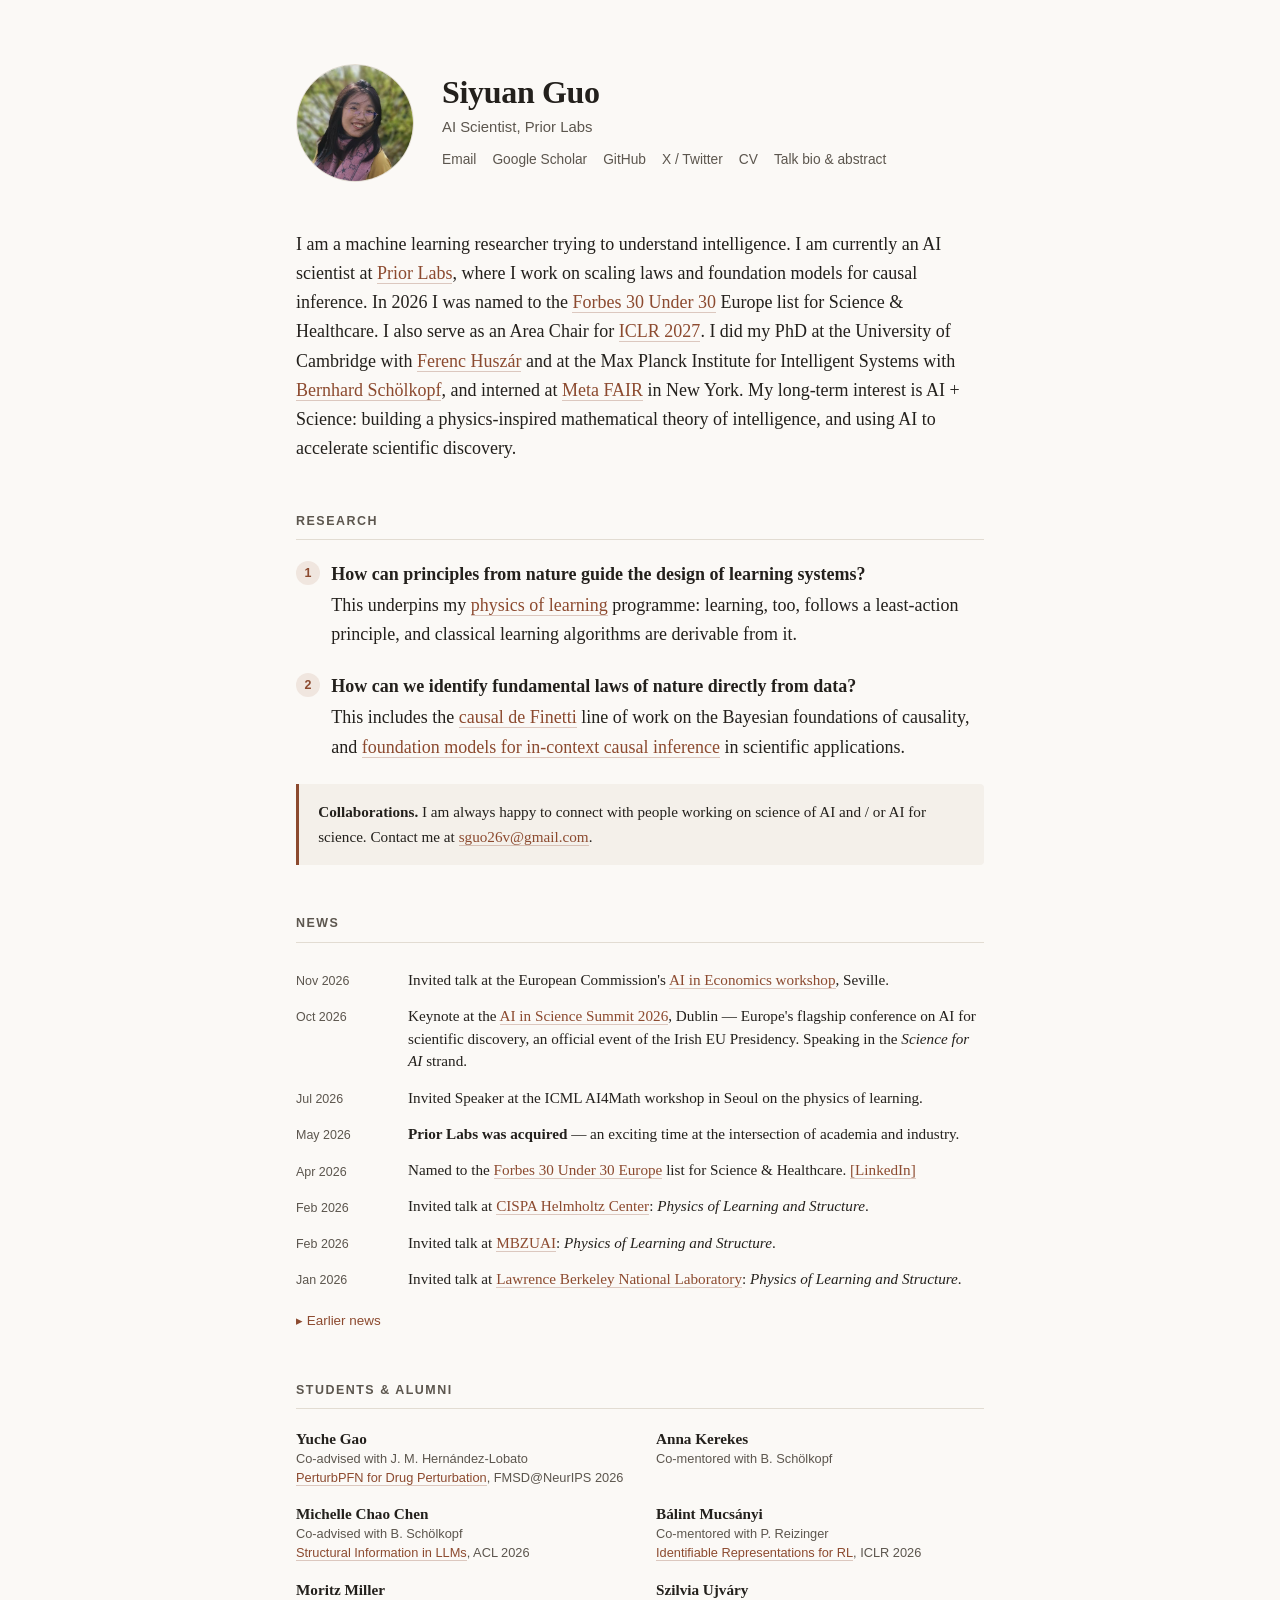
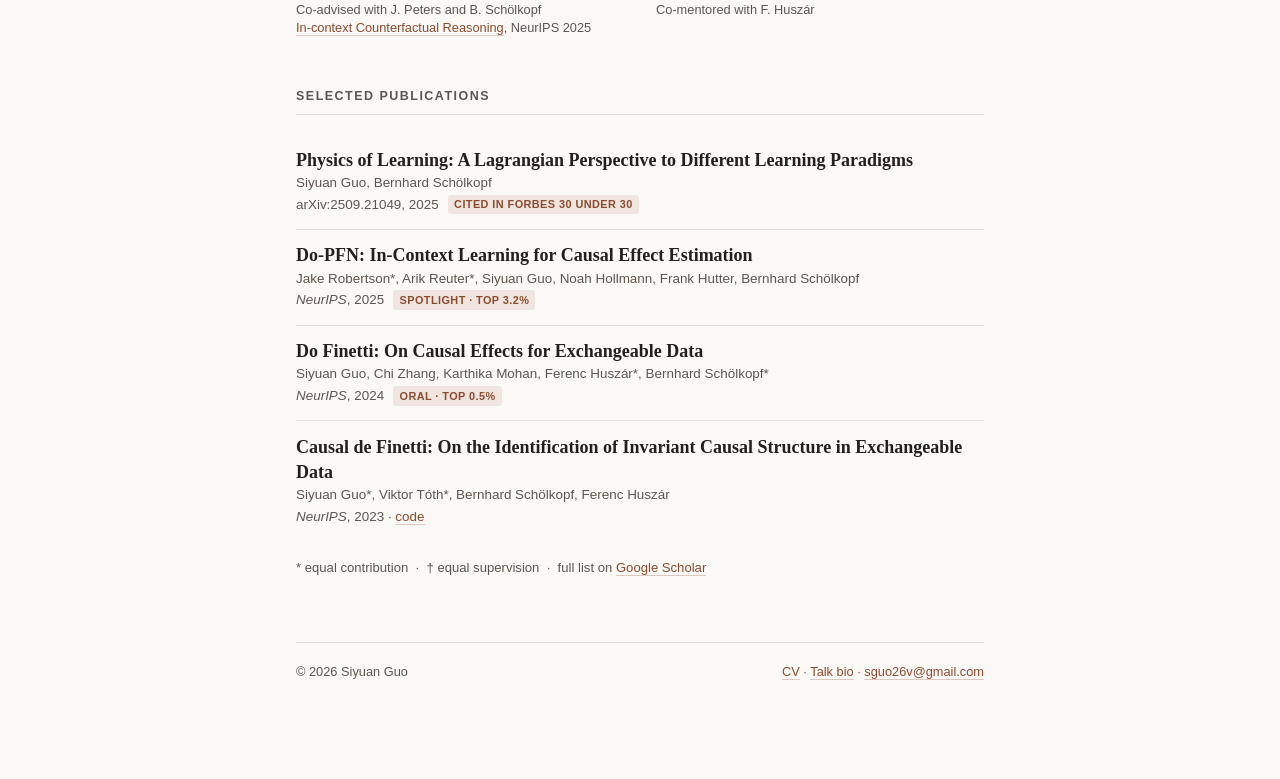
<file: index.html>
<!DOCTYPE html>
<html lang="en">
<head>
<meta charset="utf-8">
<meta name="viewport" content="width=device-width, initial-scale=1">
<title>Siyuan Guo</title>
<meta name="description" content="Siyuan Guo — machine learning researcher working on the physics of learning, causality, and AI for science.">
<meta name="author" content="Siyuan Guo">
<link rel="canonical" href="https://siyuanguo.com/">
<meta property="og:title" content="Siyuan Guo">
<meta property="og:description" content="Machine learning researcher working on the physics of learning, causality, and AI for science.">
<meta property="og:type" content="profile">
<meta property="og:url" content="https://siyuanguo.com/">
<meta property="og:image" content="https://siyuanguo.com/img/avatar.png">
<link rel="icon" href="img/avatar.png">
<link rel="stylesheet" href="style.css">
</head>

<body>
<div class="wrap">

<!-- ============ HEADER ============ -->
<header class="masthead">
  <img class="avatar" src="img/avatar.png" alt="Siyuan Guo">
  <div>
    <h1 class="name">Siyuan Guo</h1>
    <p class="role">
      AI Scientist, Prior Labs
    </p>
    <nav class="links">
      <a href="mailto:sguo26v@gmail.com">Email</a>
      <a href="https://scholar.google.co.uk/citations?hl=en&amp;user=GRGyzn4AAAAJ">Google Scholar</a>
      <a href="https://github.com/syguo96">GitHub</a>
      <a href="https://twitter.com/syguoML">X / Twitter</a>
      <a href="uploads/CV.pdf">CV</a>
      <a href="bio.html">Talk bio &amp; abstract</a>
    </nav>
  </div>
</header>

<!-- ============ ABOUT ============ -->
<section id="about">
  <p>
    I am a machine learning researcher trying to understand intelligence. I am currently an
    AI scientist at <a href="https://priorlabs.ai/">Prior Labs</a>, where I work on scaling laws 
    and foundation models for causal inference. In 2026 I was named to the
    <a href="https://www.forbes.com/profile/siyuan-guo/?list=30under30-europe-science-healthcare/">Forbes 30 Under 30</a>
    Europe list for Science &amp; Healthcare. I also serve as an Area Chair for <a href="https://iclr.cc/Conferences/2027">ICLR 2027</a>. 
    I did my PhD at the University of Cambridge with
    <a href="https://www.inference.vc/about/">Ferenc Huszár</a> and at the Max Planck Institute
    for Intelligent Systems with <a href="https://is.mpg.de/~bs">Bernhard Schölkopf</a>, and
    interned at <a href="https://ai.meta.com/research/">Meta FAIR</a> in New York. My long-term interest is AI + Science: building a physics-inspired mathematical theory of
    intelligence, and using AI to accelerate scientific discovery.
  </p>
</section>

<!-- ============ RESEARCH ============ -->
<section id="research">
  <h2>Research</h2>
  <ol class="research">
    <li>
      <span class="q">How can principles from nature guide the design of learning systems?</span>
      This underpins my <a href="https://arxiv.org/abs/2509.21049">physics of learning</a>
      programme: learning, too, follows a least-action principle, and classical learning
      algorithms are derivable from it.
    </li>
    <li>
      <span class="q">How can we identify fundamental laws of nature directly from data?</span>
      This includes the <a href="https://arxiv.org/abs/2203.15756">causal de Finetti</a> line of
      work on the Bayesian foundations of causality, and
      <a href="https://arxiv.org/abs/2506.06039">foundation models for in-context causal inference</a>
      in scientific applications.
    </li>
  </ol>

  <div class="callout">
    <p><strong>Collaborations.</strong> I am always happy to connect with people working on science of AI 
      and / or AI for science. Contact me at <a href="mailto:sguo26v@gmail.com">sguo26v@gmail.com</a>.</p>
  </div>
</section>

<!-- ============ NEWS ============
     Newest first. Items after the first six live inside
     the <details> block so the page stays short.
================================== -->
<section id="news">
  <h2>News</h2>
  <ul class="news">
    <li><span class="date">Nov 2026</span><span>Invited talk at the European Commission's <a href="https://joint-research-centre.ec.europa.eu/events/building-blocks-future-economic-analysis-and-modelling-role-ai-2026-11-23_en">AI in Economics workshop</a>, Seville.</span></li>
    <li><span class="date">Oct 2026</span><span>Keynote at the <a href="https://www.ais26.eu/">AI in Science Summit 2026</a>, Dublin — Europe's flagship conference on AI for scientific discovery, an official event of the Irish EU Presidency. Speaking in the <em>Science for AI</em> strand.</span></li>
    <li><span class="date">Jul 2026</span><span>Invited Speaker at the ICML AI4Math workshop in Seoul on the physics of learning.</span></li>
    <li><span class="date">May 2026</span><span><strong>Prior Labs was acquired</strong> — an exciting time at the intersection of academia and industry.</span></li>
    <li><span class="date">Apr 2026</span><span>Named to the <a href="https://www.forbes.com/profile/siyuan-guo/?list=30under30-europe-science-healthcare/">Forbes 30 Under 30 Europe</a> list for Science &amp; Healthcare. <a href="https://www.linkedin.com/posts/siyuan-guo-50a3b5101_forbesunder30-physicsoflearning-cambridge-share-7449874968680669184-m77R/">[LinkedIn]</a></span></li>
    <li><span class="date">Feb 2026</span><span>Invited talk at <a href="https://cispa.de/en">CISPA Helmholtz Center</a>: <em>Physics of Learning and Structure</em>.</span></li>
    <li><span class="date">Feb 2026</span><span>Invited talk at <a href="https://mbzuai.ac.ae/">MBZUAI</a>: <em>Physics of Learning and Structure</em>.</span></li>
    <li><span class="date">Jan 2026</span><span>Invited talk at <a href="https://www.lbl.gov/">Lawrence Berkeley National Laboratory</a>: <em>Physics of Learning and Structure</em>.</span></li>
  </ul>

  <details class="more">
    <summary>Earlier news</summary>
    <ul class="news" style="margin-top:.6rem">
      <li><span class="date">Dec 2025</span><span>Research visit at the <a href="https://www.simonsfoundation.org/flatiron/">Flatiron Institute</a>, NYC.</span></li>
      <li><span class="date">Nov 2025</span><span>Invited talk at <a href="https://kausable.ai">kausable.ai</a>: <em>Physics of Learning and Do-PFN</em>.</span></li>
      <li><span class="date">Oct 2025</span><span>Invited <a href="https://fridaytalks.github.io/">Friday Talk</a> at Tübingen: <em>Physics of Learning</em>.</span></li>
      <li><span class="date">Oct 2025</span><span>Fireside chat with Ploutos.ai on the physics of learning. <a href="https://world.ploutos.dev/stream/loose-courageous-hamster">[Stream]</a></span></li>
      <li><span class="date">Oct 2025</span><span>Invited talk at the Gatsby Computational Neuroscience Unit, UCL.</span></li>
      <li><span class="date">Sep 2025</span><span>Preprint: <em>Physics of Learning</em> on <a href="https://arxiv.org/abs/2509.21049">arXiv</a>.</span></li>
      <li><span class="date">Sep 2025</span><span>Selected as an <a href="https://is.mpg.de/ei/news/siyuan-guo-receives-the-mit-eecs-rising-star-award">MIT EECS Rising Star</a>.</span></li>
      <li><span class="date">Sep 2025</span><span>NeurIPS spotlight: <a href="https://arxiv.org/abs/2506.06039">Do-PFN</a> (top 3.19%).</span></li>
      <li><span class="date">Jul 2025</span><span>Opening lecturer at the <a href="https://www.ellis.eng.cam.ac.uk/summer-school/">Cambridge ELLIS Summer School</a> for Causality Day.</span></li>
      <li><span class="date">May 2025</span><span>Received the <a href="https://www.gresearch.com/news/g-research-2025-phd-prize-winners-university-of-cambridge/">G-Research PhD Prize</a>.</span></li>
      <li><span class="date">Jan 2025</span><span>ICLR spotlight: <a href="https://arxiv.org/abs/2406.14302">Identifiable Exchangeable Mechanisms</a> (top 5.1%).</span></li>
      <li><span class="date">Sep 2024</span><span>NeurIPS oral: <a href="https://arxiv.org/abs/2405.18836">Do Finetti</a> (top 0.46%).</span></li>
      <li><span class="date">Jul 2024</span><span>Joined Meta FAIR, NYC as a research scientist intern.</span></li>
      <li><span class="date">Jul 2024</span><span>Invited lecturer at the <a href="https://www.ellis.eng.cam.ac.uk/summer-school/">Cambridge ELLIS Summer School</a>.</span></li>
      <li><span class="date">Jul 2024</span><span>Won the <a href="https://is.mpg.de/news/siyuan-guo-wins-2024-mpi-is-outstanding-female-doctoral-student-prize">MPI-IS Outstanding Female Doctoral Student Prize</a>.</span></li>
    </ul>
  </details>
</section>

<!-- ============ STUDENTS ============ -->
<section id="students">
  <h2>Students &amp; alumni</h2>
  <ul class="people">
    <li>
      <a href="https://uk.linkedin.com/in/yuche-gao-4a252b269">Yuche Gao</a>
      <span class="note">Co-advised with J. M. Hernández-Lobato</span>
      <span class="work"><a href="https://arxiv.org/abs/2607.23447">PerturbPFN for Drug Perturbation</a>, FMSD@NeurIPS 2026</span>

    </li>
    <li>
      <a href="https://anna2313.github.io/">Anna Kerekes</a>
      <span class="note">Co-mentored with B. Schölkopf</span>
    </li>
    <li>
      <a href="https://ch.linkedin.com/in/michelle-chao-chen">Michelle Chao Chen</a>
      <span class="note">Co-advised with B. Schölkopf</span>
      <span class="work"><a href="https://arxiv.org/abs/2601.17869">Structural Information in LLMs</a>, ACL 2026</span>
    </li>
    <li>
      <a href="https://bmucsanyi.github.io/">Bálint Mucsányi</a>
      <span class="note">Co-mentored with P. Reizinger</span>
      <span class="work"><a href="https://arxiv.org/abs/2507.14748">Identifiable Representations for RL</a>, ICLR 2026</span>
    </li>
    <li>
      <a href="https://mrtzmllr.github.io/">Moritz Miller</a>
      <span class="note">Co-advised with J. Peters and B. Schölkopf</span>
      <span class="work"><a href="https://arxiv.org/abs/2506.05188">In-context Counterfactual Reasoning</a>, NeurIPS 2025</span>
    </li>
    <li>
      <a href="https://szilviaujvary.github.io/">Szilvia Ujváry</a>
      <span class="note">Co-mentored with F. Huszár</span>
    </li>
  </ul>
</section>

<!-- ============ PUBLICATIONS ============
     To add a paper, copy one <li> block and edit it.
     Optional highlight: <span class="badge">Oral</span>
========================================== -->
<section id="publications">
  <h2>Selected publications</h2>
  <ul class="pubs">

    <li>
      <a class="pub-title" href="https://arxiv.org/abs/2509.21049">Physics of Learning: A Lagrangian Perspective to Different Learning Paradigms</a>
      <span class="pub-authors">Siyuan Guo, Bernhard Schölkopf</span>
      <span class="pub-venue">arXiv:2509.21049, 2025 <span class="badge">Cited in Forbes 30 Under 30</span></span></span> 
    </li>

    <li>
      <a class="pub-title" href="https://arxiv.org/abs/2506.06039">Do-PFN: In-Context Learning for Causal Effect Estimation</a>
      <span class="pub-authors">Jake Robertson*, Arik Reuter*, Siyuan Guo, Noah Hollmann, Frank Hutter, Bernhard Schölkopf</span>
      <span class="pub-venue"><em>NeurIPS</em>, 2025 <span class="badge">Spotlight · top 3.2%</span></span>
    </li>


    <li>
      <a class="pub-title" href="https://arxiv.org/abs/2405.18836">Do Finetti: On Causal Effects for Exchangeable Data</a>
      <span class="pub-authors">Siyuan Guo, Chi Zhang, Karthika Mohan, Ferenc Huszár*, Bernhard Schölkopf*</span>
      <span class="pub-venue"><em>NeurIPS</em>, 2024 <span class="badge">Oral · top 0.5%</span></span>
    </li>

    <li>
      <a class="pub-title" href="https://arxiv.org/abs/2203.15756">Causal de Finetti: On the Identification of Invariant Causal Structure in Exchangeable Data</a>
      <span class="pub-authors">Siyuan Guo*, Viktor Tóth*, Bernhard Schölkopf, Ferenc Huszár</span>
      <span class="pub-venue"><em>NeurIPS</em>, 2023 · <a href="https://github.com/syguo96/Causal-de-Finetti">code</a></span>
    </li>

  </ul>
  <p style="font-family:var(--sans);font-size:.82rem;color:var(--ink-soft);margin-top:1rem">
    * equal contribution &nbsp;·&nbsp; † equal supervision &nbsp;·&nbsp;
    full list on <a href="https://scholar.google.co.uk/citations?hl=en&amp;user=GRGyzn4AAAAJ">Google Scholar</a>
  </p>
</section>



<footer>
  <span>© <span id="year">2026</span> Siyuan Guo</span>
  <span><a href="uploads/CV.pdf">CV</a> · <a href="bio.html">Talk bio</a> · <a href="mailto:sguo26v@gmail.com">sguo26v@gmail.com</a></span>
</footer>

</div>
<script>document.getElementById('year').textContent = new Date().getFullYear();</script>
</body>
</html>
</file>
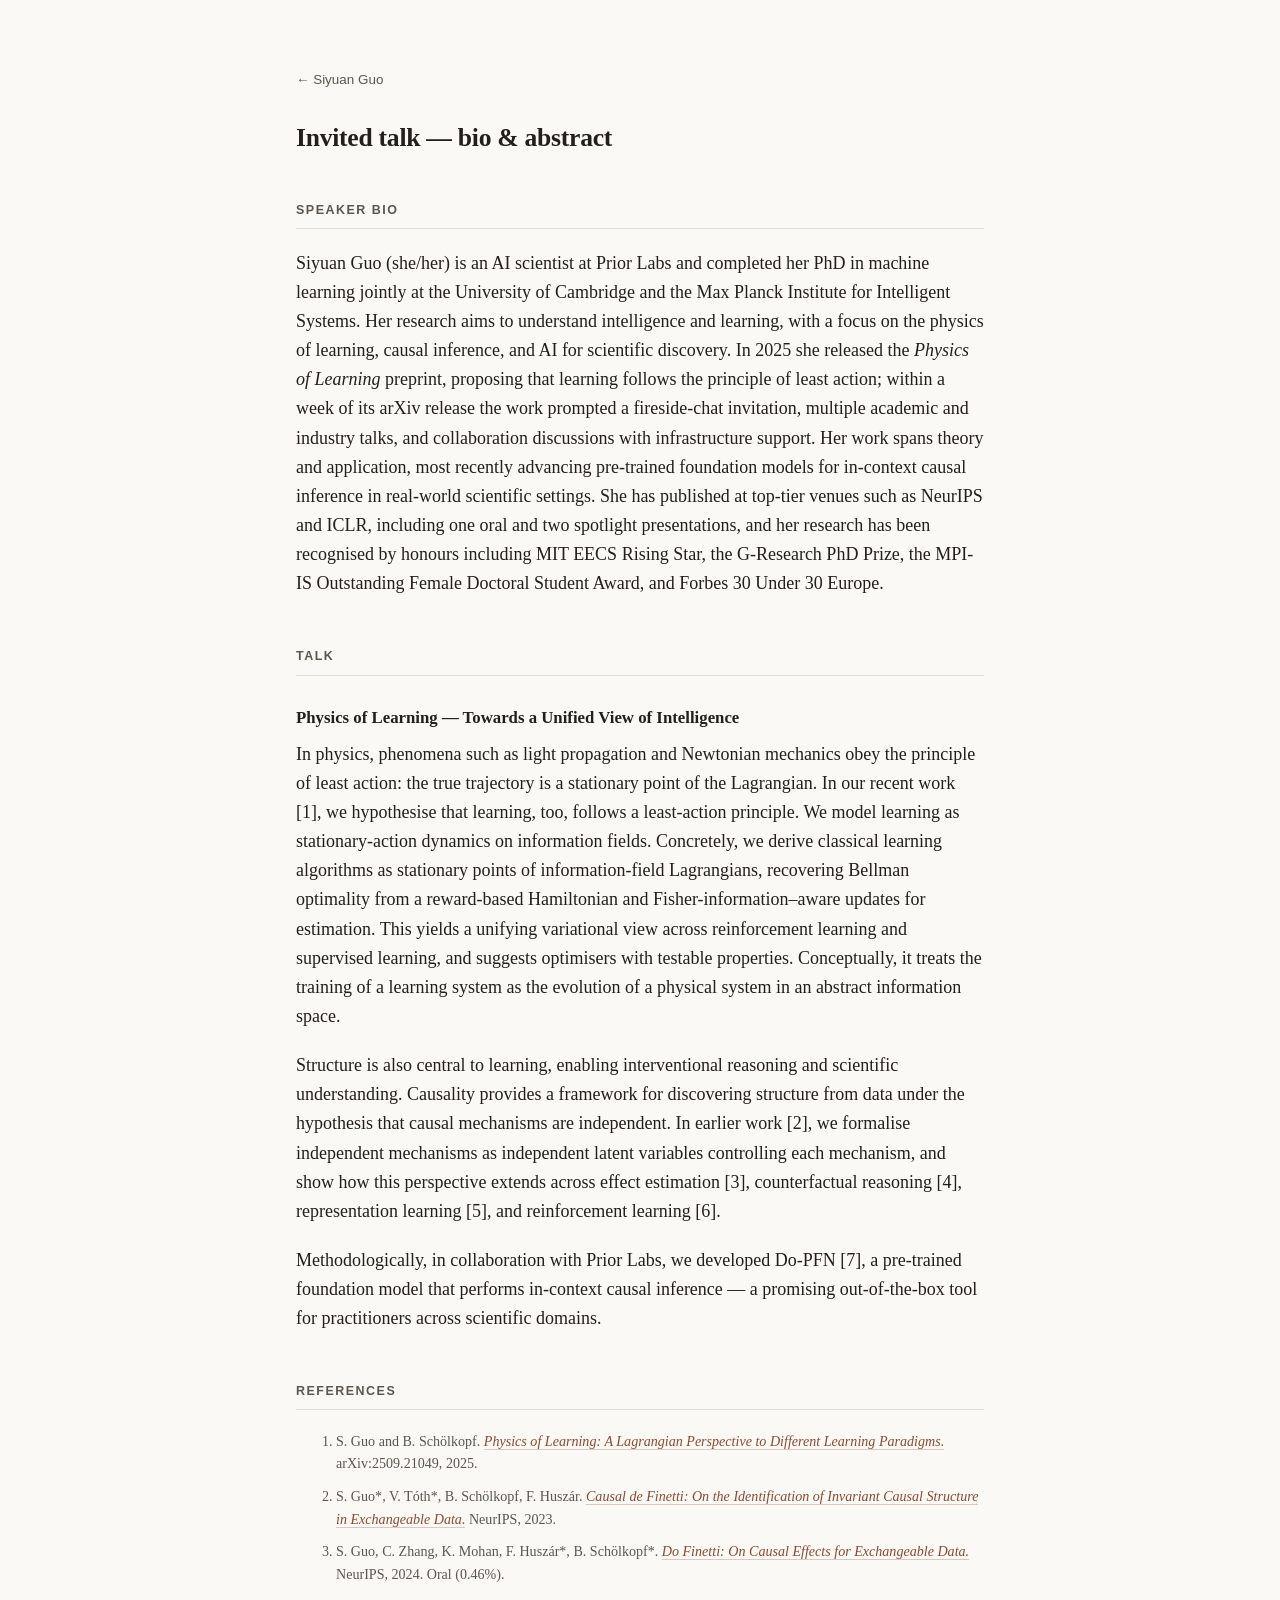
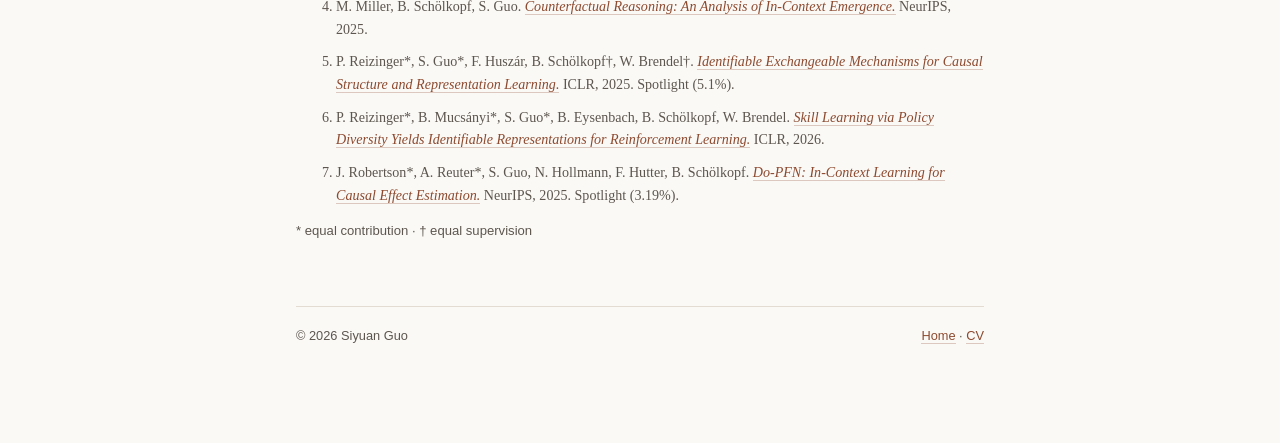
<file: bio/index.html>
<!DOCTYPE html>
<meta charset="utf-8">
<title>Redirecting…</title>
<link rel="canonical" href="/bio.html">
<meta http-equiv="refresh" content="0; url=/bio.html">
<p>Redirecting to <a href="/bio.html">/bio.html</a>…</p>
</file>
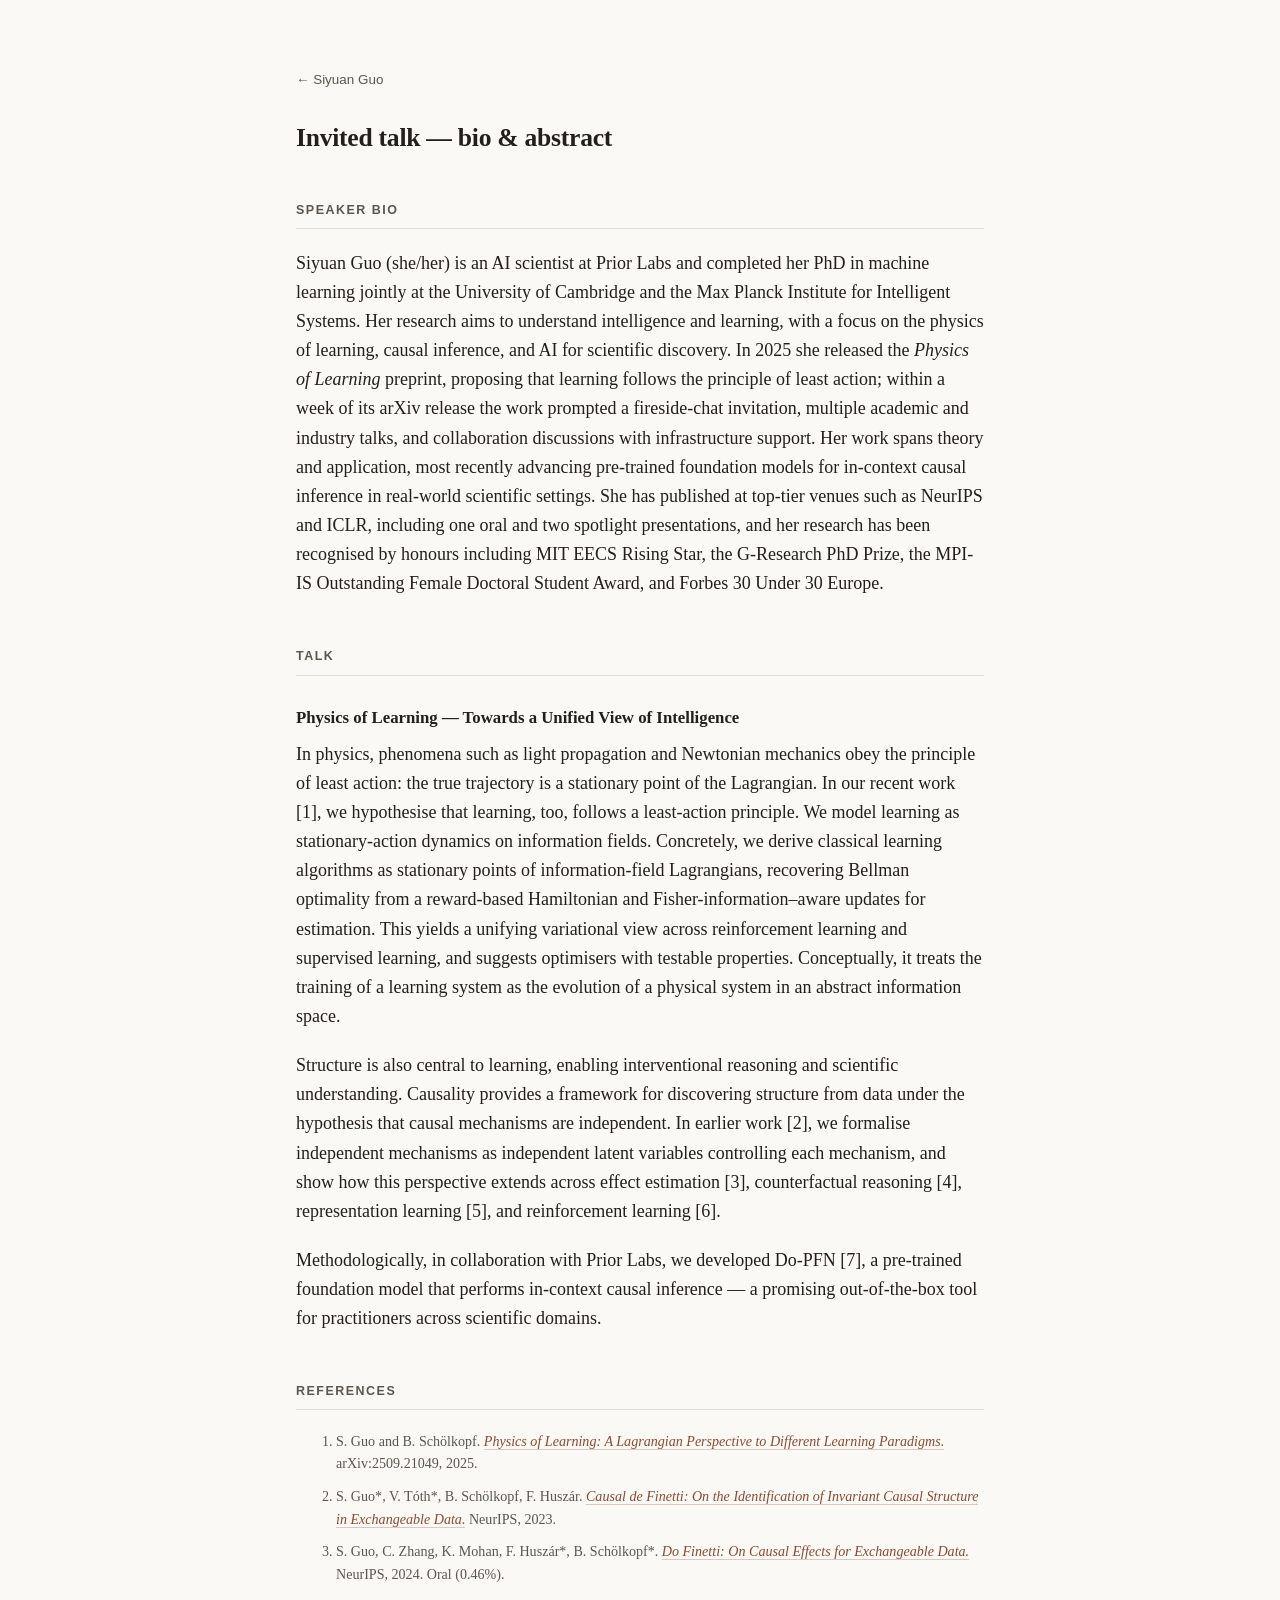
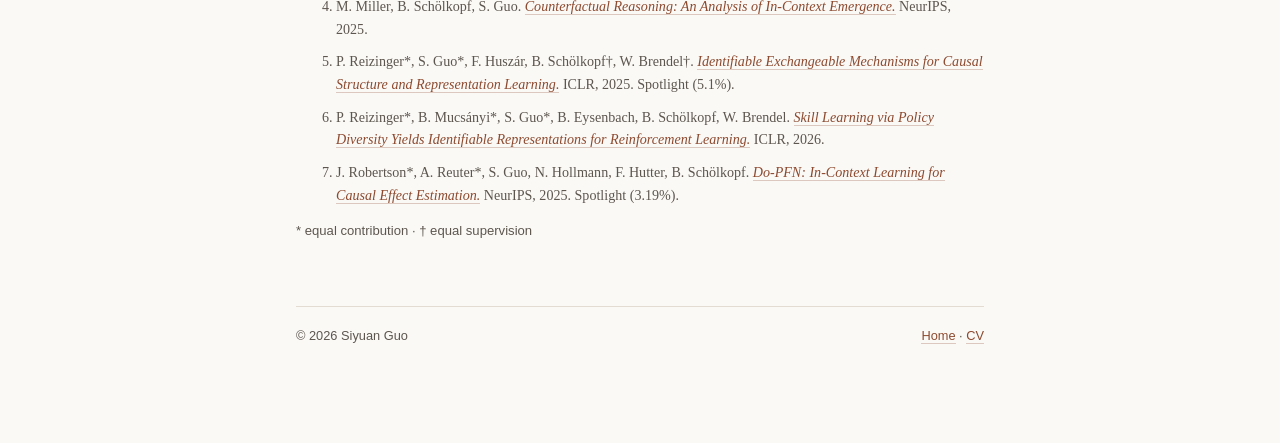
<file: bio.html>
<!DOCTYPE html>
<html lang="en">
<head>
<meta charset="utf-8">
<meta name="viewport" content="width=device-width, initial-scale=1">
<title>Talk bio &amp; abstract — Siyuan Guo</title>
<meta name="description" content="Speaker bio and talk abstract for Siyuan Guo: Physics of Learning — Towards a Unified View of Intelligence.">
<link rel="icon" href="img/avatar.png">
<link rel="stylesheet" href="style.css">
</head>

<body>
<div class="wrap">

<a class="backlink" href="index.html">← Siyuan Guo</a>

<h1 class="name" style="font-size:1.6rem">Invited talk — bio &amp; abstract</h1>

<section>
  <h2>Speaker bio</h2>
  <p>
    Siyuan Guo (she/her) is an AI scientist at Prior Labs and completed her PhD in machine
    learning jointly at the University of Cambridge and the Max Planck Institute for Intelligent
    Systems. Her research aims to understand intelligence and learning, with a focus on the
    physics of learning, causal inference, and AI for scientific discovery. In 2025 she released
    the <em>Physics of Learning</em> preprint, proposing that learning follows the principle of
    least action; within a week of its arXiv release the work prompted a fireside-chat
    invitation, multiple academic and industry talks, and collaboration discussions with
    infrastructure support. Her work spans theory and application, most recently advancing
    pre-trained foundation models for in-context causal inference in real-world scientific
    settings. She has published at top-tier venues such as NeurIPS and ICLR, including one oral
    and two spotlight presentations, and her research has been recognised by honours including
    MIT EECS Rising Star, the G-Research PhD Prize, the MPI-IS Outstanding Female Doctoral
    Student Award, and Forbes 30 Under 30 Europe.
  </p>
</section>

<section>
  <h2>Talk</h2>
  <h3>Physics of Learning — Towards a Unified View of Intelligence</h3>
  <p>
    In physics, phenomena such as light propagation and Newtonian mechanics obey the principle of
    least action: the true trajectory is a stationary point of the Lagrangian. In our recent
    work [1], we hypothesise that learning, too, follows a least-action principle. We model
    learning as stationary-action dynamics on information fields. Concretely, we derive classical
    learning algorithms as stationary points of information-field Lagrangians, recovering Bellman
    optimality from a reward-based Hamiltonian and Fisher-information–aware updates for
    estimation. This yields a unifying variational view across reinforcement learning and
    supervised learning, and suggests optimisers with testable properties. Conceptually, it
    treats the training of a learning system as the evolution of a physical system in an abstract
    information space.
  </p>
  <p>
    Structure is also central to learning, enabling interventional reasoning and scientific
    understanding. Causality provides a framework for discovering structure from data under the
    hypothesis that causal mechanisms are independent. In earlier work [2], we formalise
    independent mechanisms as independent latent variables controlling each mechanism, and show
    how this perspective extends across effect estimation [3], counterfactual reasoning [4],
    representation learning [5], and reinforcement learning [6].
  </p>
  <p>
    Methodologically, in collaboration with Prior Labs, we developed Do-PFN [7], a pre-trained
    foundation model that performs in-context causal inference — a promising out-of-the-box tool
    for practitioners across scientific domains.
  </p>
</section>

<section>
  <h2>References</h2>
  <ol class="refs">
    <li>S. Guo and B. Schölkopf. <a href="https://arxiv.org/abs/2509.21049"><em>Physics of Learning: A Lagrangian Perspective to Different Learning Paradigms.</em></a> arXiv:2509.21049, 2025.</li>
    <li>S. Guo*, V. Tóth*, B. Schölkopf, F. Huszár. <a href="https://arxiv.org/abs/2203.15756"><em>Causal de Finetti: On the Identification of Invariant Causal Structure in Exchangeable Data.</em></a> NeurIPS, 2023.</li>
    <li>S. Guo, C. Zhang, K. Mohan, F. Huszár*, B. Schölkopf*. <a href="https://arxiv.org/abs/2405.18836"><em>Do Finetti: On Causal Effects for Exchangeable Data.</em></a> NeurIPS, 2024. Oral (0.46%).</li>
    <li>M. Miller, B. Schölkopf, S. Guo. <a href="https://arxiv.org/abs/2506.05188"><em>Counterfactual Reasoning: An Analysis of In-Context Emergence.</em></a> NeurIPS, 2025.</li>
    <li>P. Reizinger*, S. Guo*, F. Huszár, B. Schölkopf†, W. Brendel†. <a href="https://arxiv.org/abs/2406.14302"><em>Identifiable Exchangeable Mechanisms for Causal Structure and Representation Learning.</em></a> ICLR, 2025. Spotlight (5.1%).</li>
    <li>P. Reizinger*, B. Mucsányi*, S. Guo*, B. Eysenbach, B. Schölkopf, W. Brendel. <a href="https://arxiv.org/abs/2507.14748"><em>Skill Learning via Policy Diversity Yields Identifiable Representations for Reinforcement Learning.</em></a> ICLR, 2026.</li>
    <li>J. Robertson*, A. Reuter*, S. Guo, N. Hollmann, F. Hutter, B. Schölkopf. <a href="https://arxiv.org/abs/2506.06039"><em>Do-PFN: In-Context Learning for Causal Effect Estimation.</em></a> NeurIPS, 2025. Spotlight (3.19%).</li>
  </ol>
  <p style="font-family:var(--sans);font-size:.82rem;color:var(--ink-soft)">
    * equal contribution · † equal supervision
  </p>
</section>

<footer>
  <span>© <span id="year">2026</span> Siyuan Guo</span>
  <span><a href="index.html">Home</a> · <a href="uploads/CV.pdf">CV</a></span>
</footer>

</div>
<script>document.getElementById('year').textContent = new Date().getFullYear();</script>
</body>
</html>
</file>
<file: style.css>
/* =========================================================
   siyuanguo.com — stylesheet
   Everything visual lives here. The most common things you
   might want to change are in :root below.
   ========================================================= */

:root {
  /* Colours */
  --bg:        #fbf9f6;   /* page background (warm off-white) */
  --surface:   #f4f0ea;   /* cards, news box */
  --ink:       #23201c;   /* body text */
  --ink-soft:  #5c564e;   /* secondary text, dates, venues */
  --rule:      #e2dcd2;   /* hairlines and borders */
  --accent:    #8c4a2f;   /* links and highlights (warm sienna) */
  --accent-bg: #f0e6df;   /* tint behind badges */

  /* Type */
  --serif: "Iowan Old Style", "Palatino Linotype", Palatino, "Book Antiqua", Georgia, serif;
  --sans:  ui-sans-serif, -apple-system, "Segoe UI", Inter, Helvetica, Arial, sans-serif;

  --measure: 46rem;       /* max text width — the key readability dial */
  --leading: 1.62;        /* line height */
}

@media (prefers-color-scheme: dark) {
  :root {
    --bg:        #16140f;
    --surface:   #201d17;
    --ink:       #e9e3d8;
    --ink-soft:  #a8a094;
    --rule:      #332f27;
    --accent:    #d99a72;
    --accent-bg: #2a231c;
  }
}

/* ---------- base ---------- */

*, *::before, *::after { box-sizing: border-box; }

html { -webkit-text-size-adjust: 100%; }

body {
  margin: 0;
  background: var(--bg);
  color: var(--ink);
  font-family: var(--serif);
  font-size: 18px;
  line-height: var(--leading);
  -webkit-font-smoothing: antialiased;
  text-rendering: optimizeLegibility;
}

.wrap {
  max-width: var(--measure);
  margin: 0 auto;
  padding: 4rem 1.5rem 6rem;
}

a { color: var(--accent); text-decoration: none; border-bottom: 1px solid rgba(140, 74, 47, .28); }
a:hover { border-bottom-color: currentColor; }
@media (prefers-color-scheme: dark) { a { border-bottom-color: rgba(217, 154, 114, .3); } }

p { margin: 0 0 1.1em; }

strong { font-weight: 600; }

hr { border: 0; border-top: 1px solid var(--rule); margin: 3rem 0; }

/* ---------- header ---------- */

header.masthead {
  display: flex;
  gap: 1.75rem;
  align-items: center;
  margin-bottom: 2.5rem;
}

header.masthead img.avatar {
  width: 118px;
  height: 118px;
  border-radius: 50%;
  object-fit: cover;
  flex: none;
  border: 1px solid var(--rule);
}

h1.name {
  font-size: 2rem;
  line-height: 1.15;
  margin: 0 0 .3rem;
  font-weight: 600;
  letter-spacing: -0.01em;
}

.role {
  font-family: var(--sans);
  font-size: .93rem;
  color: var(--ink-soft);
  margin: 0 0 .7rem;
  line-height: 1.5;
}

/* small text links under the name */
nav.links {
  font-family: var(--sans);
  font-size: .86rem;
  display: flex;
  flex-wrap: wrap;
  gap: .35rem 1rem;
}
nav.links a { border-bottom: 0; color: var(--ink-soft); }
nav.links a:hover { color: var(--accent); }

@media (max-width: 560px) {
  header.masthead { flex-direction: column; align-items: flex-start; gap: 1.1rem; }
  header.masthead img.avatar { width: 96px; height: 96px; }
  h1.name { font-size: 1.7rem; }
}

/* ---------- sections ---------- */

section { margin: 3rem 0 0; }

h2 {
  font-family: var(--sans);
  font-size: .78rem;
  font-weight: 600;
  letter-spacing: .12em;
  text-transform: uppercase;
  color: var(--ink-soft);
  margin: 0 0 1.2rem;
  padding-bottom: .5rem;
  border-bottom: 1px solid var(--rule);
}

h3 {
  font-size: 1.05rem;
  font-weight: 600;
  margin: 1.8rem 0 .5rem;
}

/* numbered research questions */
ol.research { margin: 0; padding: 0; list-style: none; counter-reset: q; }
ol.research > li { counter-increment: q; position: relative; padding-left: 2.2rem; margin-bottom: 1.4rem; }
ol.research > li::before {
  content: counter(q);
  position: absolute; left: 0; top: .1em;
  font-family: var(--sans); font-size: .78rem; font-weight: 600;
  width: 1.5rem; height: 1.5rem; border-radius: 50%;
  display: grid; place-items: center;
  background: var(--accent-bg); color: var(--accent);
}
ol.research .q { font-weight: 600; display: block; margin-bottom: .15rem; }

/* ---------- publications ---------- */

ul.pubs { list-style: none; margin: 0; padding: 0; }

ul.pubs > li {
  padding: .85rem 0;
  border-bottom: 1px solid var(--rule);
}
ul.pubs > li:last-child { border-bottom: 0; }

/* Paper titles are dark, not accent-coloured: the list stays calm and the
   accent colour keeps its meaning elsewhere. Hover reveals they're links. */
a.pub-title {
  display: block;
  font-weight: 600;
  line-height: 1.4;
  color: var(--ink);
  border-bottom: 0;
}
a.pub-title:hover { color: var(--accent); }
.pub-authors, .pub-venue {
  font-family: var(--sans);
  font-size: .84rem;
  color: var(--ink-soft);
  line-height: 1.5;
  display: block;
}
.pub-venue { margin-top: .1rem; }
.pub-venue em { font-style: italic; }

.badge {
  display: inline-block;
  font-family: var(--sans);
  font-size: .68rem;
  font-weight: 600;
  letter-spacing: .04em;
  text-transform: uppercase;
  color: var(--accent);
  background: var(--accent-bg);
  border-radius: 3px;
  padding: .1rem .38rem;
  margin-left: .35rem;
  vertical-align: .08em;
  white-space: nowrap;
}

.year-head {
  font-family: var(--sans);
  font-size: .75rem;
  font-weight: 600;
  letter-spacing: .1em;
  color: var(--ink-soft);
  padding-top: 1.4rem;
}

/* ---------- students ---------- */

ul.people {
  list-style: none; margin: 0; padding: 0;
  display: grid; grid-template-columns: 1fr 1fr; gap: 1rem 2rem;
}
ul.people li { font-size: .95rem; line-height: 1.45; }
ul.people .note, ul.people .work {
  display: block;
  font-family: var(--sans);
  font-size: .8rem;
  color: var(--ink-soft);
}
@media (max-width: 640px) { ul.people { grid-template-columns: 1fr; } }

/* ---------- news ---------- */

ul.news { list-style: none; margin: 0; padding: 0; }
ul.news li {
  display: grid;
  grid-template-columns: 6.2rem 1fr;
  gap: .8rem;
  padding: .42rem 0;
  font-size: .95rem;
  line-height: 1.5;
}
ul.news .date {
  font-family: var(--sans);
  font-size: .78rem;
  color: var(--ink-soft);
  padding-top: .22rem;
  white-space: nowrap;
}
@media (max-width: 560px) {
  ul.news li { grid-template-columns: 1fr; gap: 0; }
  ul.news .date { padding-top: 0; }
}

details.more { margin-top: .8rem; }
details.more > summary {
  cursor: pointer;
  font-family: var(--sans);
  font-size: .84rem;
  color: var(--accent);
  list-style: none;
}
details.more > summary::-webkit-details-marker { display: none; }
details.more > summary::before { content: "▸ "; }
details.more[open] > summary::before { content: "▾ "; }
details.more > summary:hover { text-decoration: underline; }

/* ---------- callout (prospective students) ---------- */

.callout {
  background: var(--surface);
  border-left: 3px solid var(--accent);
  border-radius: 0 4px 4px 0;
  padding: 1rem 1.2rem;
  font-size: .95rem;
}
.callout p:last-child { margin-bottom: 0; }

/* ---------- footer ---------- */

footer {
  margin-top: 4rem;
  padding-top: 1.2rem;
  border-top: 1px solid var(--rule);
  font-family: var(--sans);
  font-size: .8rem;
  color: var(--ink-soft);
  display: flex;
  justify-content: space-between;
  flex-wrap: wrap;
  gap: .5rem;
}

/* ---------- talk-bio page ---------- */

.backlink {
  font-family: var(--sans);
  font-size: .84rem;
  display: inline-block;
  margin-bottom: 2rem;
  border-bottom: 0;
  color: var(--ink-soft);
}
.refs { font-size: .88rem; color: var(--ink-soft); }
.refs li { margin-bottom: .6rem; }

@media print {
  body { background: #fff; color: #000; font-size: 11pt; }
  nav.links, details.more { display: none; }
}

/* People list: names read as text, underline on hover */
ul.people > li > a { color: var(--ink); border-bottom: 0; font-weight: 600; }
ul.people > li > a:hover { color: var(--accent); }
</file>
